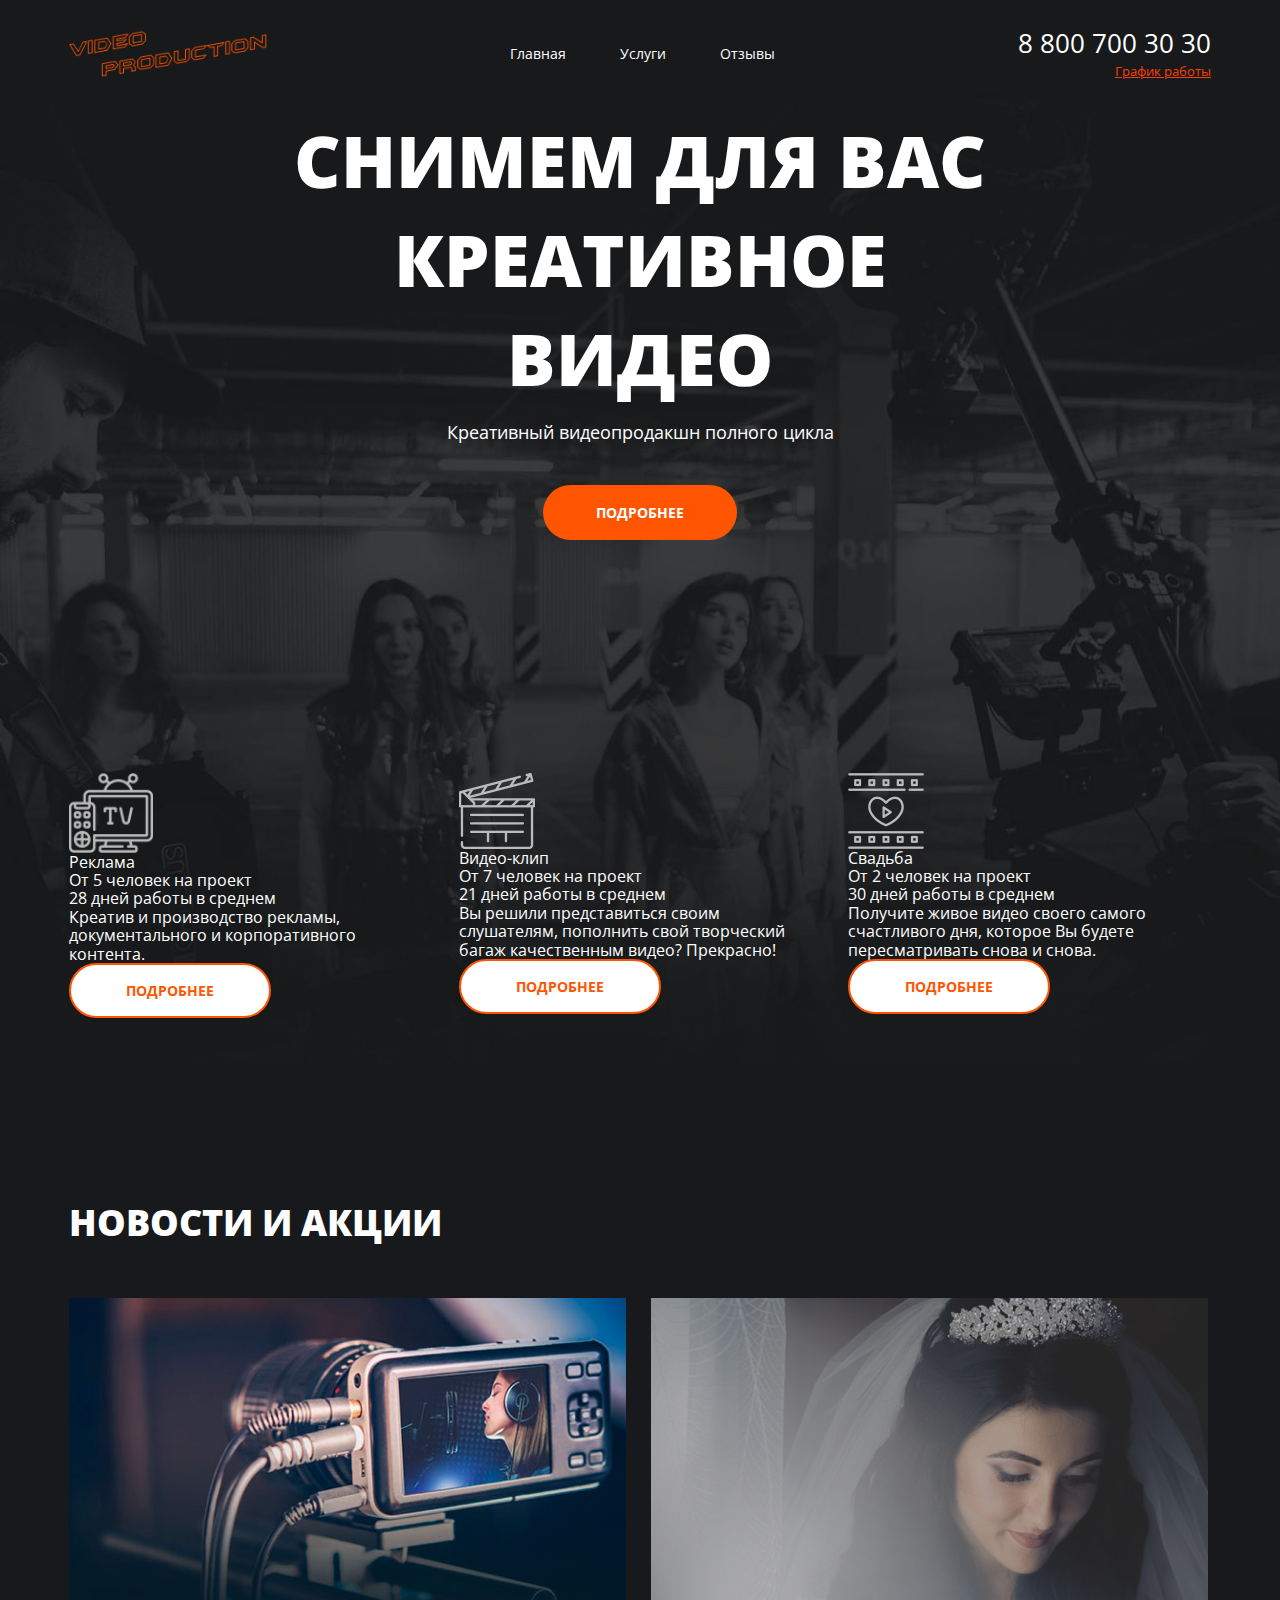
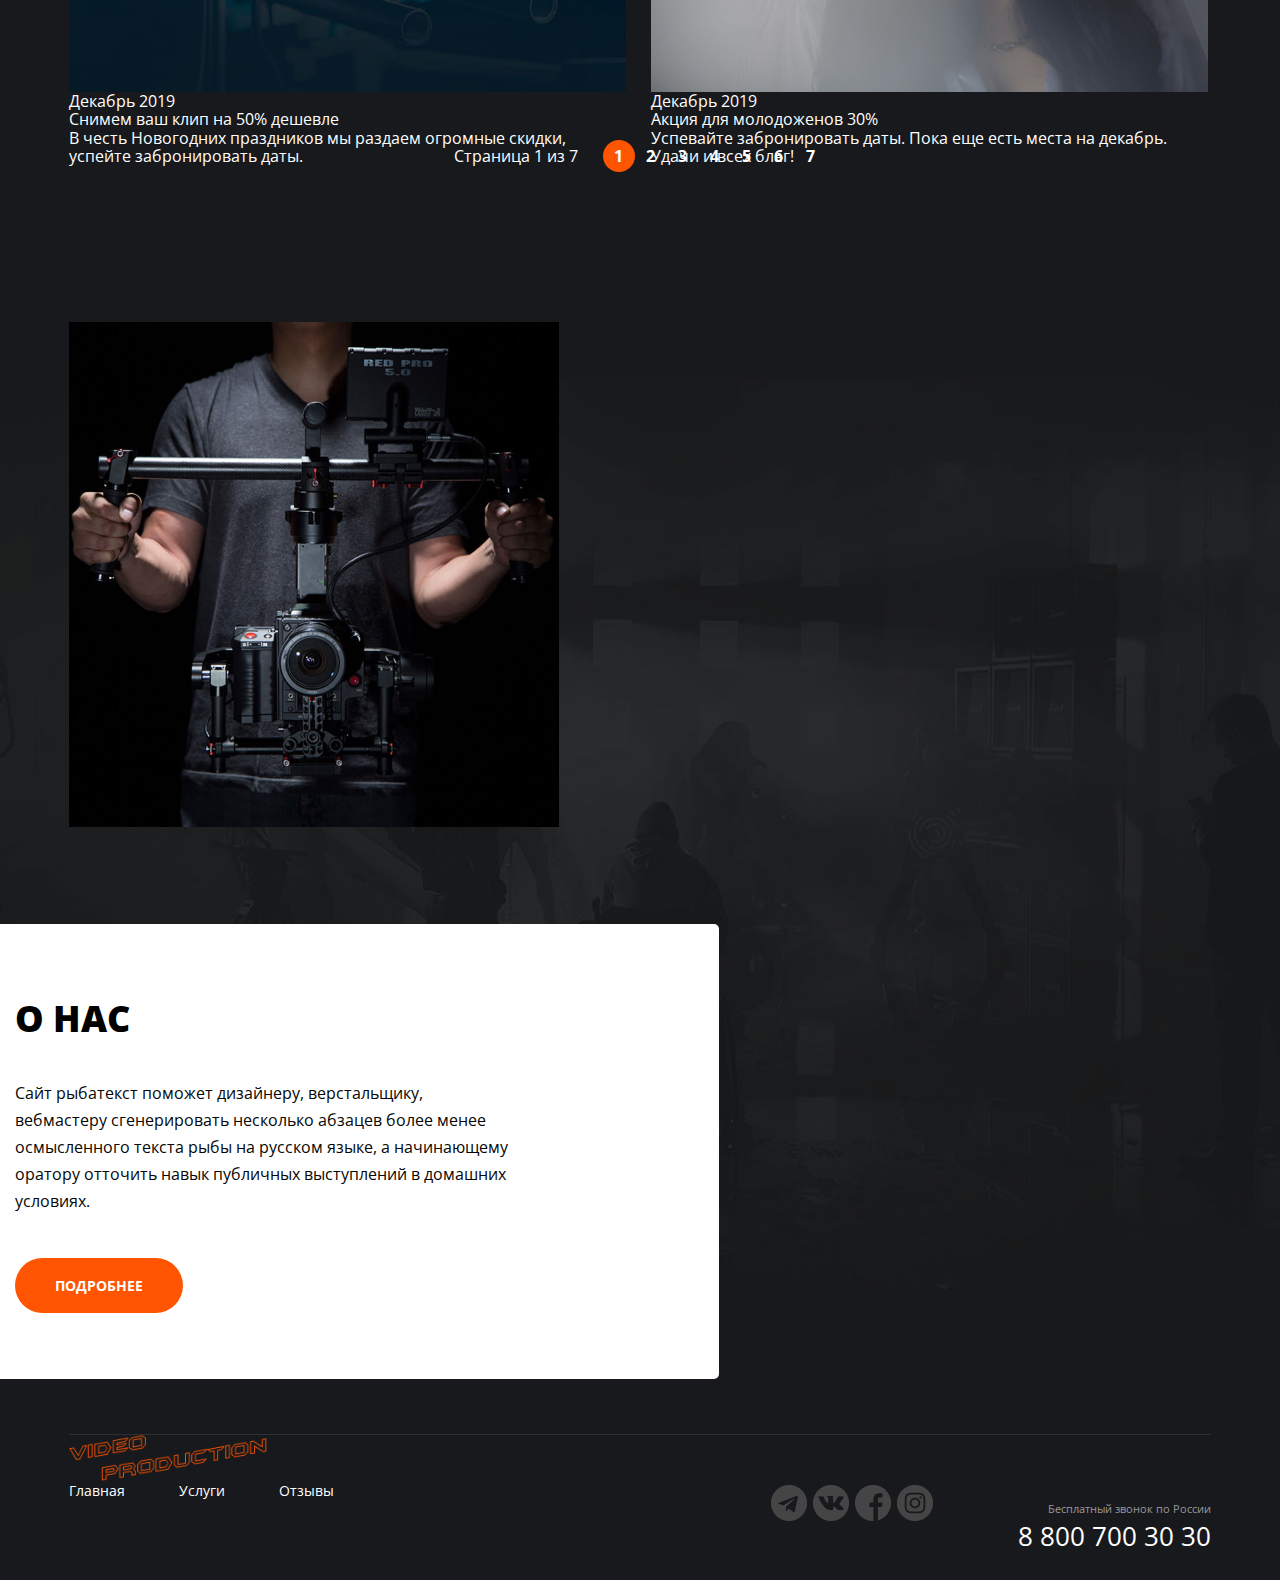
<file: index.html>
<!DOCTYPE html>
<html lang="ru">
  <head>
    <meta charset="UTF-8">
    <link rel="preconnect" href="https://fonts.googleapis.com"> 
    <link rel="preconnect" href="https://fonts.gstatic.com" crossorigin> 
    <link href="https://fonts.googleapis.com/css2?family=Open+Sans:wght@400;600;700;800&display=swap" rel="stylesheet"> 
    <link rel="stylesheet" href="./style/main.css">
    <title>Главная | Video Prodaction</title>
  </head>
  <body>
    <div class="wrapper wrapper--main">
      <header class="header">
        <div class="container header__container">
          <a href="/" class="logo">
              <img src="./img/header/logo.svg" alt="logo company" class="logo__img">
          </a>
          <nav class="menu">
            <ul class="menu__list">
              <li class="menu__item">
                <a href="#" class="menu__link">Главная</a>
              </li>
              <li class="menu__item">
                <a href="#" class="menu__link">Услуги</a>
              </li>
              <li class="menu__item">
                <a href="#" class="menu__link">Отзывы</a>
              </li>
            </ul>
          </nav>
          <address class="contacts">
            <a href="tel: +78007003030" class="contacts__phone">8 800 700 30 30</a>
            <div class="contacts__schedule">График работы</div>
          </address>
        </div>
      </header>
      <main class="maincontent">
          <section class="hello">
              <div class="container hello__container">
                  <h1 class="hello__title">Cнимем для вас креативное видео</h1>
                  <div class="hello__text">Креативный видеопродакшн полного цикла</div>
                  <a href="#" class="button">Подробнее</a>
              </div>
          </section>
          <section class="offers">
              <div class="container">
                  <ul class="offers__list">
                      <li class="offers__item">
                          <img src="./img/offers/tv.svg" alt="logo" class="offers__img offers__img--big">
                          <div class="offers__titile">Реклама</div>
                          <ul class="offers__features">
                              <li class="offers__feature">
                                  <div class="offers__feature-text">От <span class="offers__feature-text-bold">5</span> человек на проект</div>
                              </li>
                              <li class="offers__feature">
                                <div class="offers__feature-text"><span class="offers__feature-text-bold">28</span> дней работы в среднем</div>
                              </li>
                          </ul>
                          <p class="offers__text">Креатив и производство рекламы, документального и корпоративного контента.</p>
                          <div class="offers__button">
                            <a href="#" class="button button--light">Подробнее</a>
                          </div>
                      </li>
                      <li class="offers__item">
                        <img src="./img/offers/clapper.svg" alt="logo" class="offers__img">
                        <div class="offers__titile">Видео-клип</div>
                        <ul class="offers__features">
                            <li class="offers__feature">
                                <div class="offers__feature-text">От <span class="offers__feature-text-bold">7</span> человек на проект</div>
                            </li>
                            <li class="offers__feature">
                              <div class="offers__feature-text"><span class="offers__feature-text-bold">21</span> дней работы в среднем</div>
                            </li>
                        </ul>
                        <p class="offers__text">Вы решили представиться своим слушателям, пополнить свой творческий багаж качественным видео? Прекрасно! </p>
                        <div class="offers__button">
                          <a href="#" class="button button--light">Подробнее</a>
                        </div>
                    </li>
                    <li class="offers__item">
                        <img src="./img/offers/film.svg" alt="logo" class="offers__img">
                        <div class="offers__titile">Свадьба</div>
                        <ul class="offers__features">
                            <li class="offers__feature">
                                <div class="offers__feature-text">От <span class="offers__feature-text-bold">2</span> человек на проект</div>
                            </li>
                            <li class="offers__feature">
                              <div class="offers__feature-text"><span class="offers__feature-text-bold">30</span> дней работы в среднем</div>
                            </li>
                        </ul>
                        <p class="offers__text">Получите живое видео своего самого счастливого дня, которое Вы будете пересматривать снова и снова.</p>
                        <div class="offers__button">
                          <a href="#" class="button button--light">Подробнее</a>
                        </div>
                    </li>
                  </ul>
              </div>
          </section>
          <section class="news">
            <div class="container">
              <h2 class="title">Новости и акции</h2>
              <ul class="news__list">
                  <li class="news__item">
                      <img src="./img/news/camera.jpg" alt="news image" class="news__img">
                      <div class="news__info">
                        <div class="news__date">Декабрь 2019</div>
                        <div class="news__title">Снимем ваш клип на 50% дешевле</div>
                        <p class="news__text">В честь Новогодних праздников мы раздаем огромные скидки, успейте забронировать даты.</p>
                      </div>
                  </li>
                  <li class="news__item">
                      <img src="./img/news/wedding.jpg" alt="news image" class="news__img">
                      <div class="news__info">
                        <div class="news__date">Декабрь 2019</div>
                        <div class="news__title">Акция для молодоженов 30%</div>
                        <p class="news__text">Успевайте забронировать даты. Пока еще есть места на декабрь. Удачи и всех благ!</p>
                      </div>
                  </li>
              </ul>
              <div class="pagination">
                  <div class="pagination__position">Страница 1 из 7</div>
                  <ul class="pagination__list">
                      <li class="pagination__item pagination__item--active"><a href="#" class="pagination__link">1</a></li>
                      <li class="pagination__item"><a href="#" class="pagination__link">2</a></li>
                      <li class="pagination__item"><a href="#" class="pagination__link">3</a></li>
                      <li class="pagination__item"><a href="#" class="pagination__link">4</a></li>
                      <li class="pagination__item"><a href="#" class="pagination__link">5</a></li>
                      <li class="pagination__item"><a href="#" class="pagination__link">6</a></li>
                      <li class="pagination__item"><a href="#" class="pagination__link">7</a></li>
                  </ul>
              </div>
            </div>
          </section>
          <section class="about">
            <div class="container">
                <img src="./img/about/cameraman.jpg" alt="a man with a camera" class="about__img">
                <div class="about__content">
                    <h2 class="title title--dark">О нас</h2>
                    <p class="about__text">Сайт рыбатекст поможет дизайнеру, верстальщику, вебмастеру сгенерировать 
                        несколько абзацев более менее осмысленного текста рыбы на русском языке, 
                        а начинающему оратору отточить навык публичных выступлений в домашних условиях. </p>
                    <a href="#" class="button button--short">Подробнее</a>    
                </div>
            </div>
          </section>
      </main>
      <footer class="footer">
        <div class="container footer__container">
          <a href="/" class="logo logo--footer">
            <img src="./img/header/logo.svg" alt="logo company" class="logo__img" />
          </a>
          <nav class="menu menu--footer">
            <ul class="menu__list">
              <li class="menu__item">
                <a href="#" class="menu__link">Главная</a>
              </li>
              <li class="menu__item">
                <a href="#" class="menu__link">Услуги</a>
              </li>
              <li class="menu__item">
                <a href="#" class="menu__link">Отзывы</a>
              </li>
            </ul>
          </nav>
          <ul class="socials">
            <li class="socials__item">
              <img class="socials__img" src="./img/footer/telegram.svg" alt="telegram logo">
              <a href="#" class="socials__link"><img class="socials__img socials__img--hover" src="./img/footer/telegram-hover.svg" alt="telegram logo"></a>
            </li>
            <li class="socials__item">
              <img class="socials__img" src="./img/footer/vk.svg" alt="telegram logo">
              <a href="#" class="socials__link"><img class="socials__img socials__img--hover" src="./img/footer/vk-hover.svg" alt="telegram logo"></a>
            </li>
            <li class="socials__item">
              <img class="socials__img" src="./img/footer/facebook.svg" alt="telegram logo">
              <a href="#" class="socials__link"><img class="socials__img socials__img--hover" src="./img/footer/facebook-hover.svg" alt="telegram logo"></a>
            </li>
            <li class="socials__item">
              <img class="socials__img" src="./img/footer/instagram.svg" alt="telegram logo">
              <a href="#" class="socials__link"><img class="socials__img socials__img--hover" src="./img/footer/instagram-hover.svg" alt="telegram logo"></a>
            </li>
          </ul>
          <address class="contacts contacts--footer">
            <div class="contacts-subtitle">Бесплатный звонок по России</div>
            <a href="tel: +78007003030" class="contacts__phone">8 800 700 30 30</a>
          </address>
        </div>
      </footer>
    </div>    
  </body>
</html>
</file>
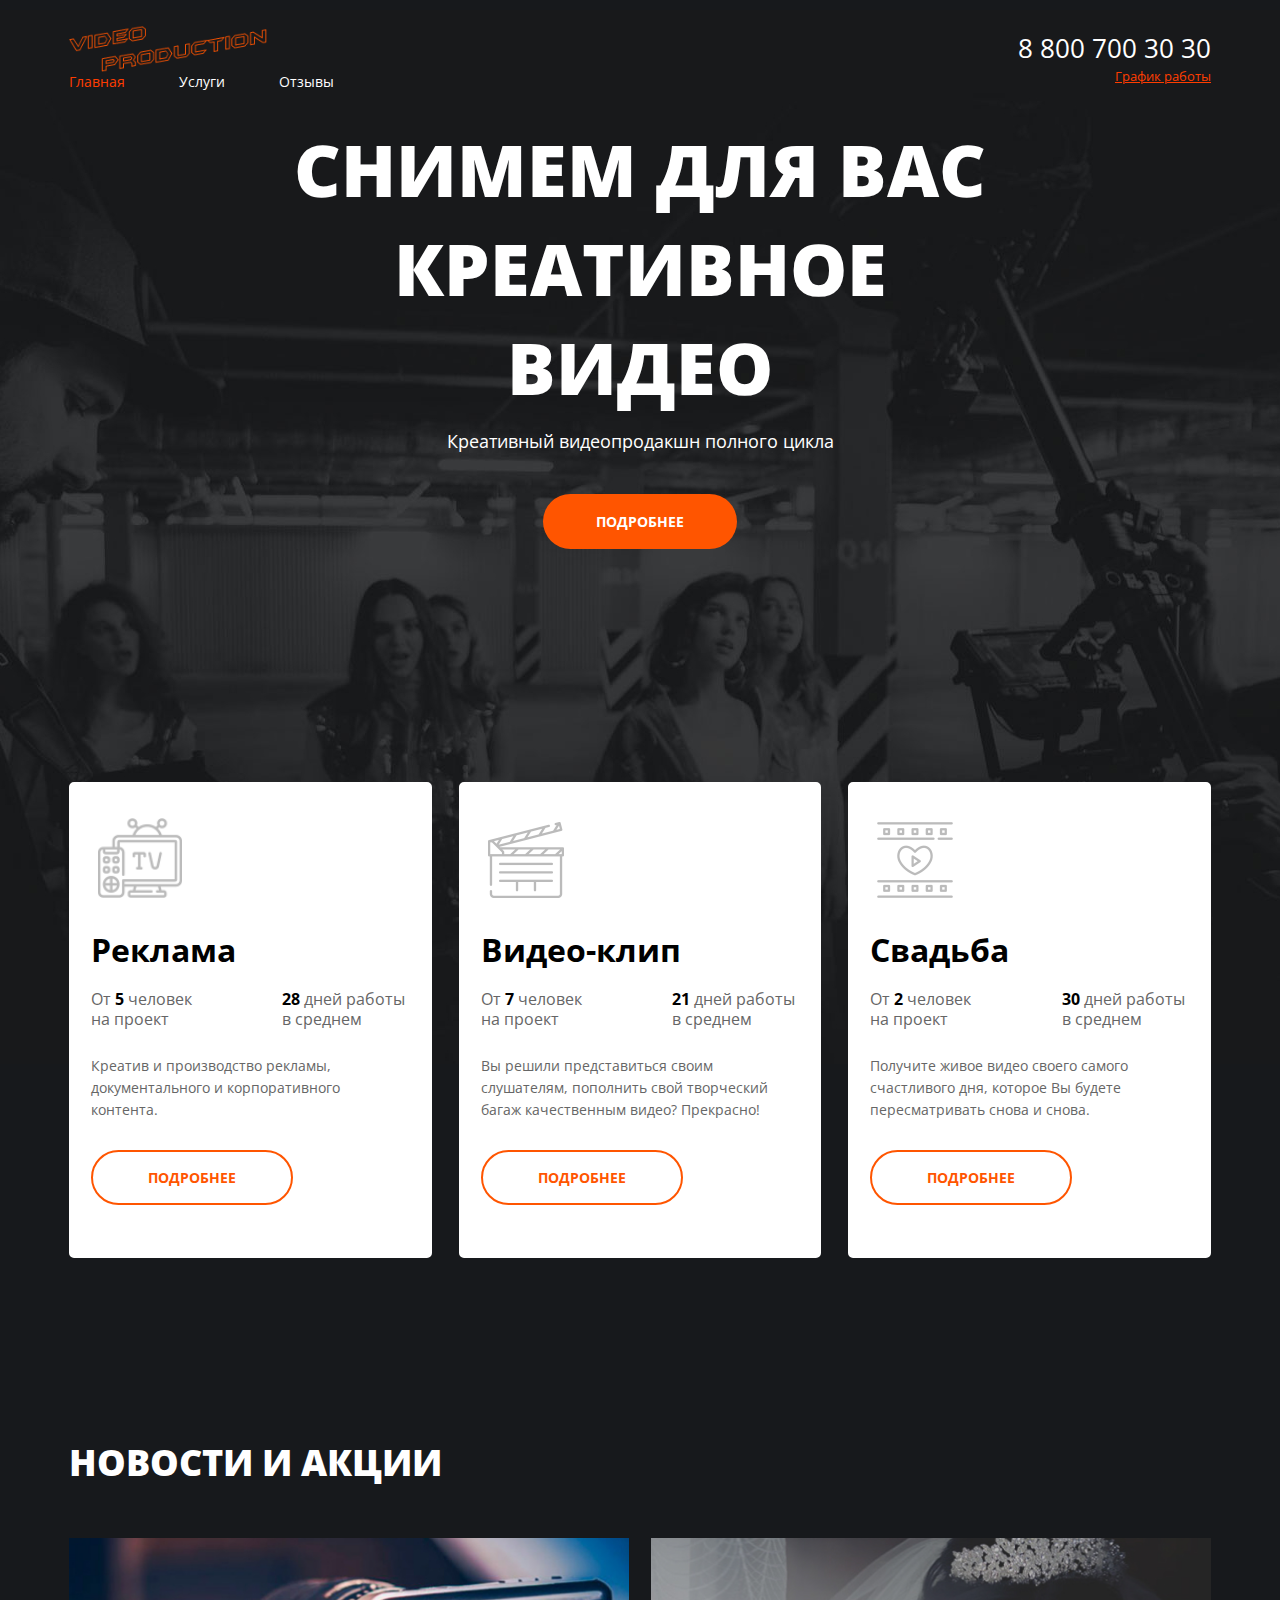
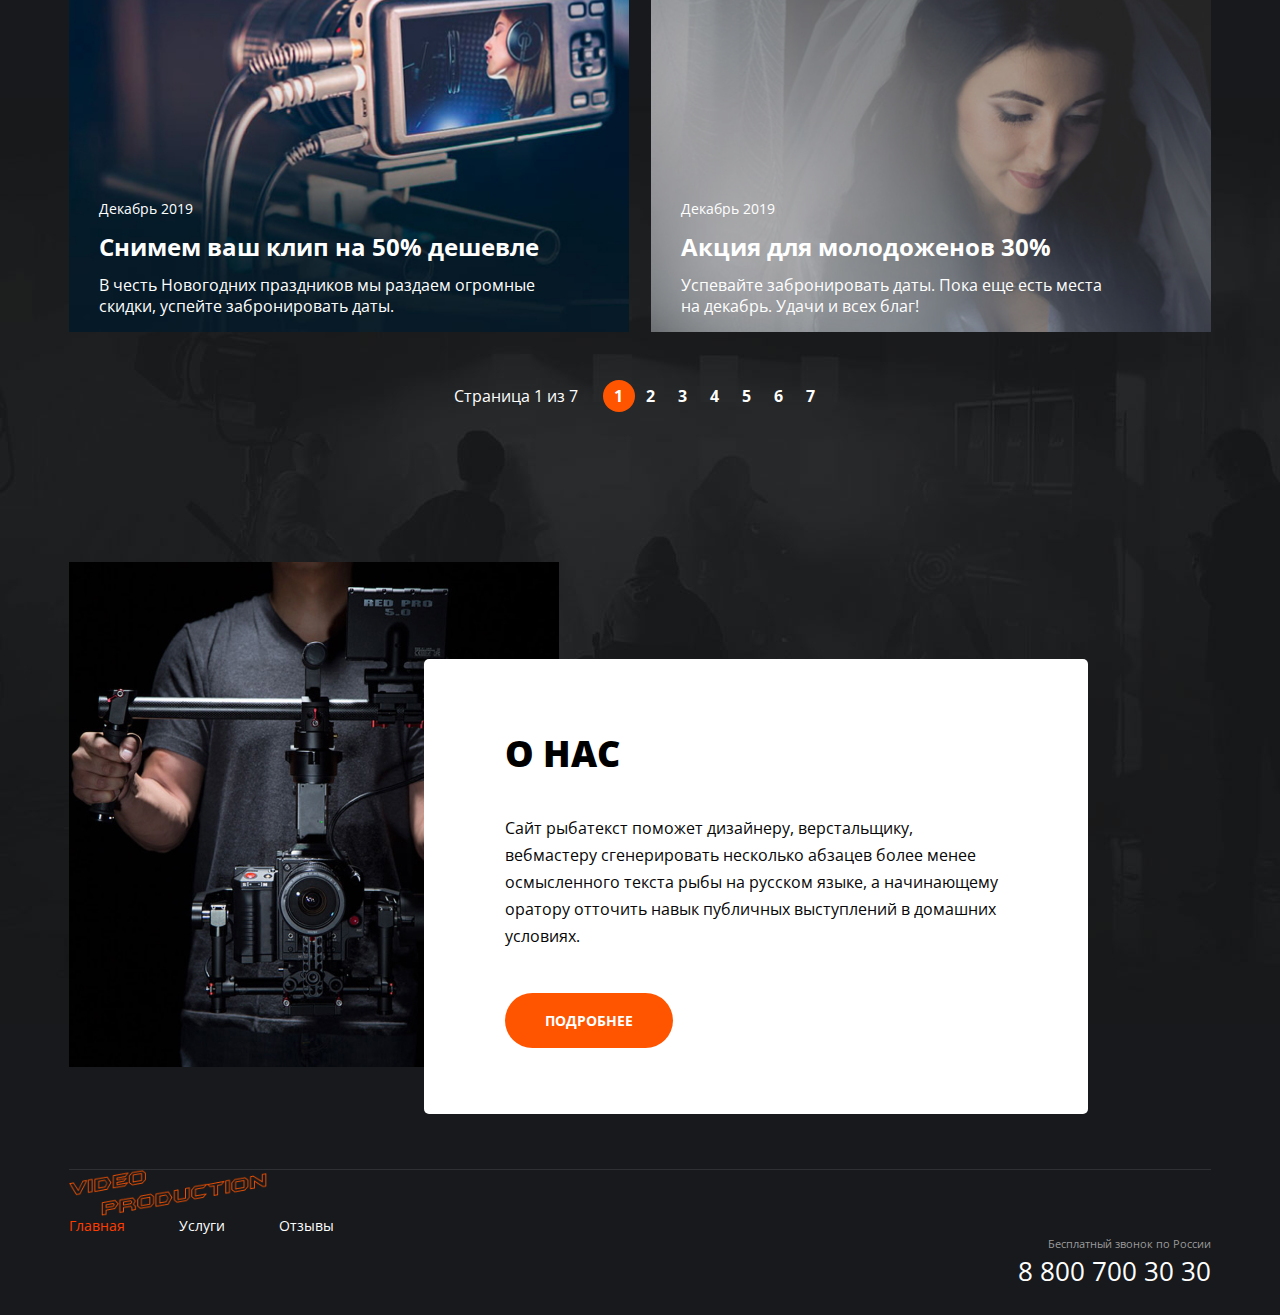
<file: about.html>
<!DOCTYPE html>
<html lang="ru">
	<head>
		<meta charset="UTF-8" />
		<meta http-equiv="X-UA-Compatible" content="IE=edge" />
		<meta name="viewport" content="width=1050, initial-scale=1.0" />
		<link rel="preconnect" href="https://fonts.googleapis.com" />
		<link rel="preconnect" href="https://fonts.gstatic.com" crossorigin />
		<link href="https://fonts.googleapis.com/css2?family=Open+Sans:wght@400;600;700;800&display=swap" rel="stylesheet" />
		<link rel="stylesheet" href="./style/main.css" />
		<title>Главная | Video Prodaction</title>
	</head>
	<body>
		<div class="wrapper wrapper--main">
			<header class="header">
				<div class="container header__container">
					<div class="header__left">
						<a href="./about.html" class="logo header__logo">
							<img src="./img/header/logo.svg" alt="logo company" class="logo__img" />
						</a>
						<nav class="menu">
							<ul class="menu__list">
								<li class="menu__item menu__item--active">
									<a href="./about.html" class="menu__link">Главная</a>
								</li>
								<li class="menu__item">
									<a href="./services.html" class="menu__link">Услуги</a>
								</li>
								<li class="menu__item">
									<a href="./feedbacks.html" class="menu__link">Отзывы</a>
								</li>
							</ul>
						</nav>
					</div>
					<div class="header__right">
						<address class="contacts">
							<a href="tel:+78007003030" class="contacts__phone">8 800 700 30 30</a>
							<div class="contacts__dropdown">
								<div class="contacts__schedule-title">График работы</div>
								<ul class="contacts__info-list">
									<li class="contacts__info-item">пн-вс: 09:00 - 20:00</li>
									<li class="contacts__info-item">Обед: 14:00-14:30</li>
								</ul>
							</div>
						</address>
					</div>
				</div>
			</header>
			<main class="maincontent">
				<section class="hello">
					<div class="container hello__container">
						<h1 class="hello__title main-title">Cнимем для вас креативное видео</h1>
						<div class="hello__text">Креативный видеопродакшн полного цикла</div>
						<a href="#" class="button">Подробнее</a>
					</div>
				</section>
				<section class="offers">
					<div class="container">
						<ul class="offers__list">
							<li class="offer offers__item">
								<div class="offer__logo">
									<img src="./img/offers/tv.svg" alt="logo" class="offer__img offer__img--big" />
								</div>
								<div class="offer__content">
									<h3 class="offer__titile">Реклама</h3>
									<ul class="offer__features">
										<li class="offer__feature">
											<div class="offer__feature-text">От <span class="offer__feature-text-bold">5</span> человек на проект</div>
										</li>
										<li class="offer__feature">
											<div class="offer__feature-text"><span class="offer__feature-text-bold">28</span> дней работы в среднем</div>
										</li>
									</ul>
									<p class="offer__text">Креатив и производство рекламы, документального и корпоративного контента.</p>
									<div class="offer__button">
										<a href="#" class="button button--light">Подробнее</a>
									</div>
								</div>
							</li>
							<li class="offer offers__item">
								<div class="offer__logo">
									<img src="./img/offers/clapper.svg" alt="logo" class="offer__img" />
								</div>
								<div class="offer__content">
									<h3 class="offer__titile">Видео-клип</h3>
									<ul class="offer__features">
										<li class="offer__feature">
											<div class="offer__feature-text">От <span class="offer__feature-text-bold">7</span> человек на проект</div>
										</li>
										<li class="offer__feature">
											<div class="offer__feature-text"><span class="offer__feature-text-bold">21</span> дней работы в среднем</div>
										</li>
									</ul>
									<p class="offer__text">Вы решили представиться своим слушателям, пополнить свой творческий багаж качественным видео? Прекрасно!</p>
									<div class="offer__button">
										<a href="#" class="button button--light">Подробнее</a>
									</div>
								</div>
							</li>
							<li class="offer offers__item">
								<div class="offer__logo">
									<img src="./img/offers/film.svg" alt="logo" class="offer__img" />
								</div>
								<div class="offer__content">
									<h3 class="offer__titile">Свадьба</h3>
									<ul class="offer__features">
										<li class="offer__feature">
											<div class="offer__feature-text">От <span class="offer__feature-text-bold">2</span> человек на проект</div>
										</li>
										<li class="offer__feature">
											<div class="offer__feature-text"><span class="offer__feature-text-bold">30</span> дней работы в среднем</div>
										</li>
									</ul>
									<p class="offer__text">Получите живое видео своего самого счастливого дня, которое Вы будете пересматривать снова и снова.</p>
									<div class="offer__button">
										<a href="#" class="button button--light">Подробнее</a>
									</div>
								</div>
							</li>
						</ul>
					</div>
				</section>
				<section class="news">
					<div class="container">
						<h2 class="title">Новости и акции</h2>
						<ul class="news__list">
							<li class="single-news news__item">
								<img src="./img/news/camera.jpg" alt="news image" class="single-news__img" />
								<div class="single-news__info">
									<div class="single-news__date">Декабрь 2019</div>
									<div class="single-news__title">Снимем ваш клип на 50% дешевле</div>
									<p class="single-news__text">В честь Новогодних праздников мы раздаем огромные скидки, успейте забронировать даты.</p>
								</div>
							</li>
							<li class="single-news news__item">
								<img src="./img/news/wedding.jpg" alt="news image" class="single-news__img" />
								<div class="single-news__info">
									<div class="single-news__date">Декабрь 2019</div>
									<div class="single-news__title">Акция для молодоженов 30%</div>
									<p class="single-news__text">Успевайте забронировать даты. Пока еще есть места на декабрь. Удачи и всех благ!</p>
								</div>
							</li>
						</ul>
						<div class="pagination">
							<div class="pagination__position">Страница 1 из 7</div>
							<ul class="pagination__list">
								<li class="pagination__item pagination__item--active"><a href="#" class="pagination__link">1</a></li>
								<li class="pagination__item"><a href="#" class="pagination__link">2</a></li>
								<li class="pagination__item"><a href="#" class="pagination__link">3</a></li>
								<li class="pagination__item"><a href="#" class="pagination__link">4</a></li>
								<li class="pagination__item"><a href="#" class="pagination__link">5</a></li>
								<li class="pagination__item"><a href="#" class="pagination__link">6</a></li>
								<li class="pagination__item"><a href="#" class="pagination__link">7</a></li>
							</ul>
						</div>
					</div>
				</section>
				<section class="about">
					<div class="container about__container">
						<img src="./img/about/cameraman.jpg" alt="a man with a camera" class="about__img" />
						<div class="about__content">
							<h2 class="title title--dark">О нас</h2>
							<p>Сайт рыбатекст поможет дизайнеру, верстальщику, вебмастеру сгенерировать несколько абзацев более менее осмысленного текста рыбы на русском языке, а начинающему оратору отточить навык публичных выступлений в домашних условиях.</p>
							<a href="#" class="button button--short">Подробнее</a>
						</div>
					</div>
				</section>
			</main>
			<footer class="footer">
				<div class="container footer__container">
					<div class="footer__columns">
						<div class="footer__column">
							<a href="/" class="logo logo--footer">
								<img src="./img/header/logo.svg" alt="logo company" class="logo__img" />
							</a>
							<nav class="menu menu--footer">
								<ul class="menu__list">
									<li class="menu__item menu__item--active">
										<a href="./about.html" class="menu__link">Главная</a>
									</li>
									<li class="menu__item">
										<a href="./services.html" class="menu__link">Услуги</a>
									</li>
									<li class="menu__item">
										<a href="./feedbacks.html" class="menu__link">Отзывы</a>
									</li>
								</ul>
							</nav>
						</div>
						<div class="footer__column footer__column--align-right">
							<ul class="socials">
								<li class="socials__item">
									<a href="#" class="socials__link socials__link--telegram"></a>
								</li>
								<li class="socials__item">
									<a href="#" class="socials__link socials__link--vk"></a>
								</li>
								<li class="socials__item">
									<a href="#" class="socials__link socials__link--facebook"></a>
								</li>
								<li class="socials__item">
									<a href="#" class="socials__link socials__link--instagram"></a>
								</li>
							</ul>
							<address class="contacts contacts--footer">
								<div class="contacts-subtitle">Бесплатный звонок по России</div>
								<a href="tel:+78007003030" class="contacts__phone">8 800 700 30 30</a>
							</address>
						</div>
					</div>
				</div>
			</footer>
		</div>
	</body>
</html>
</file>
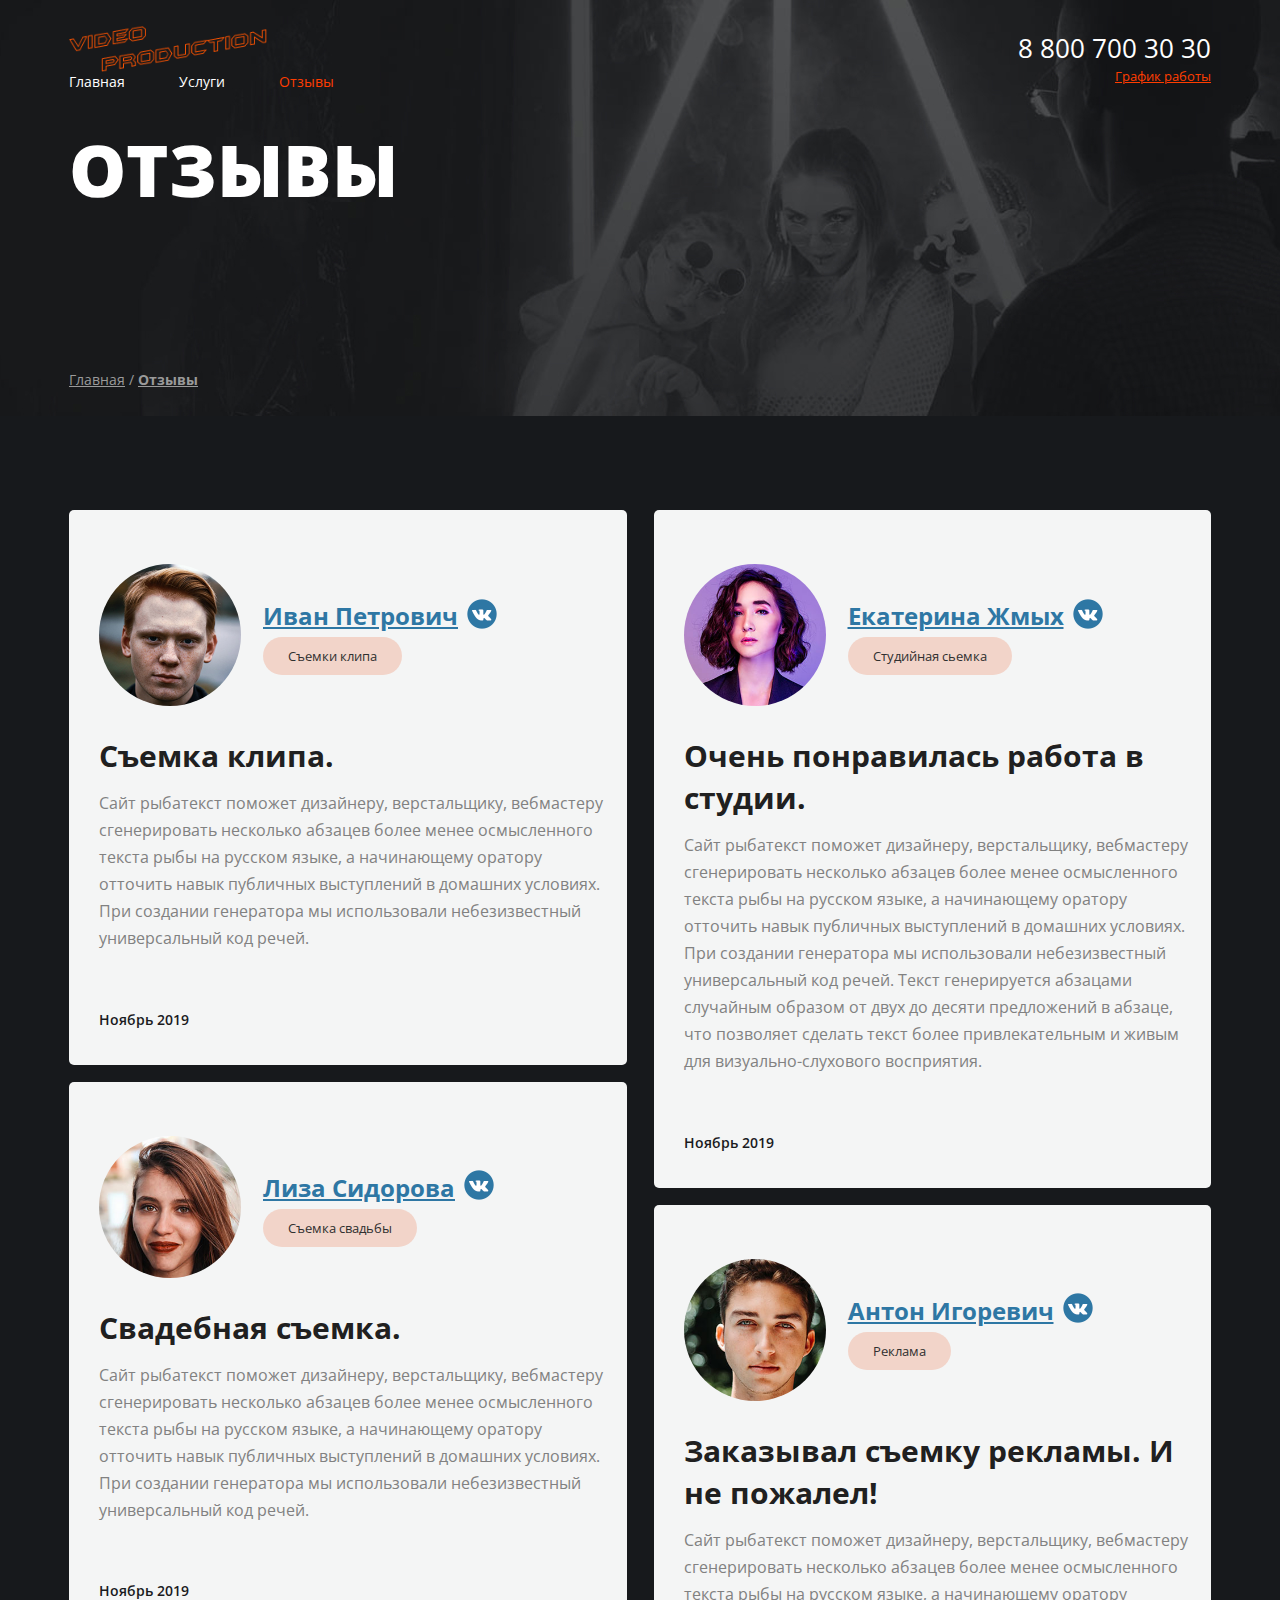
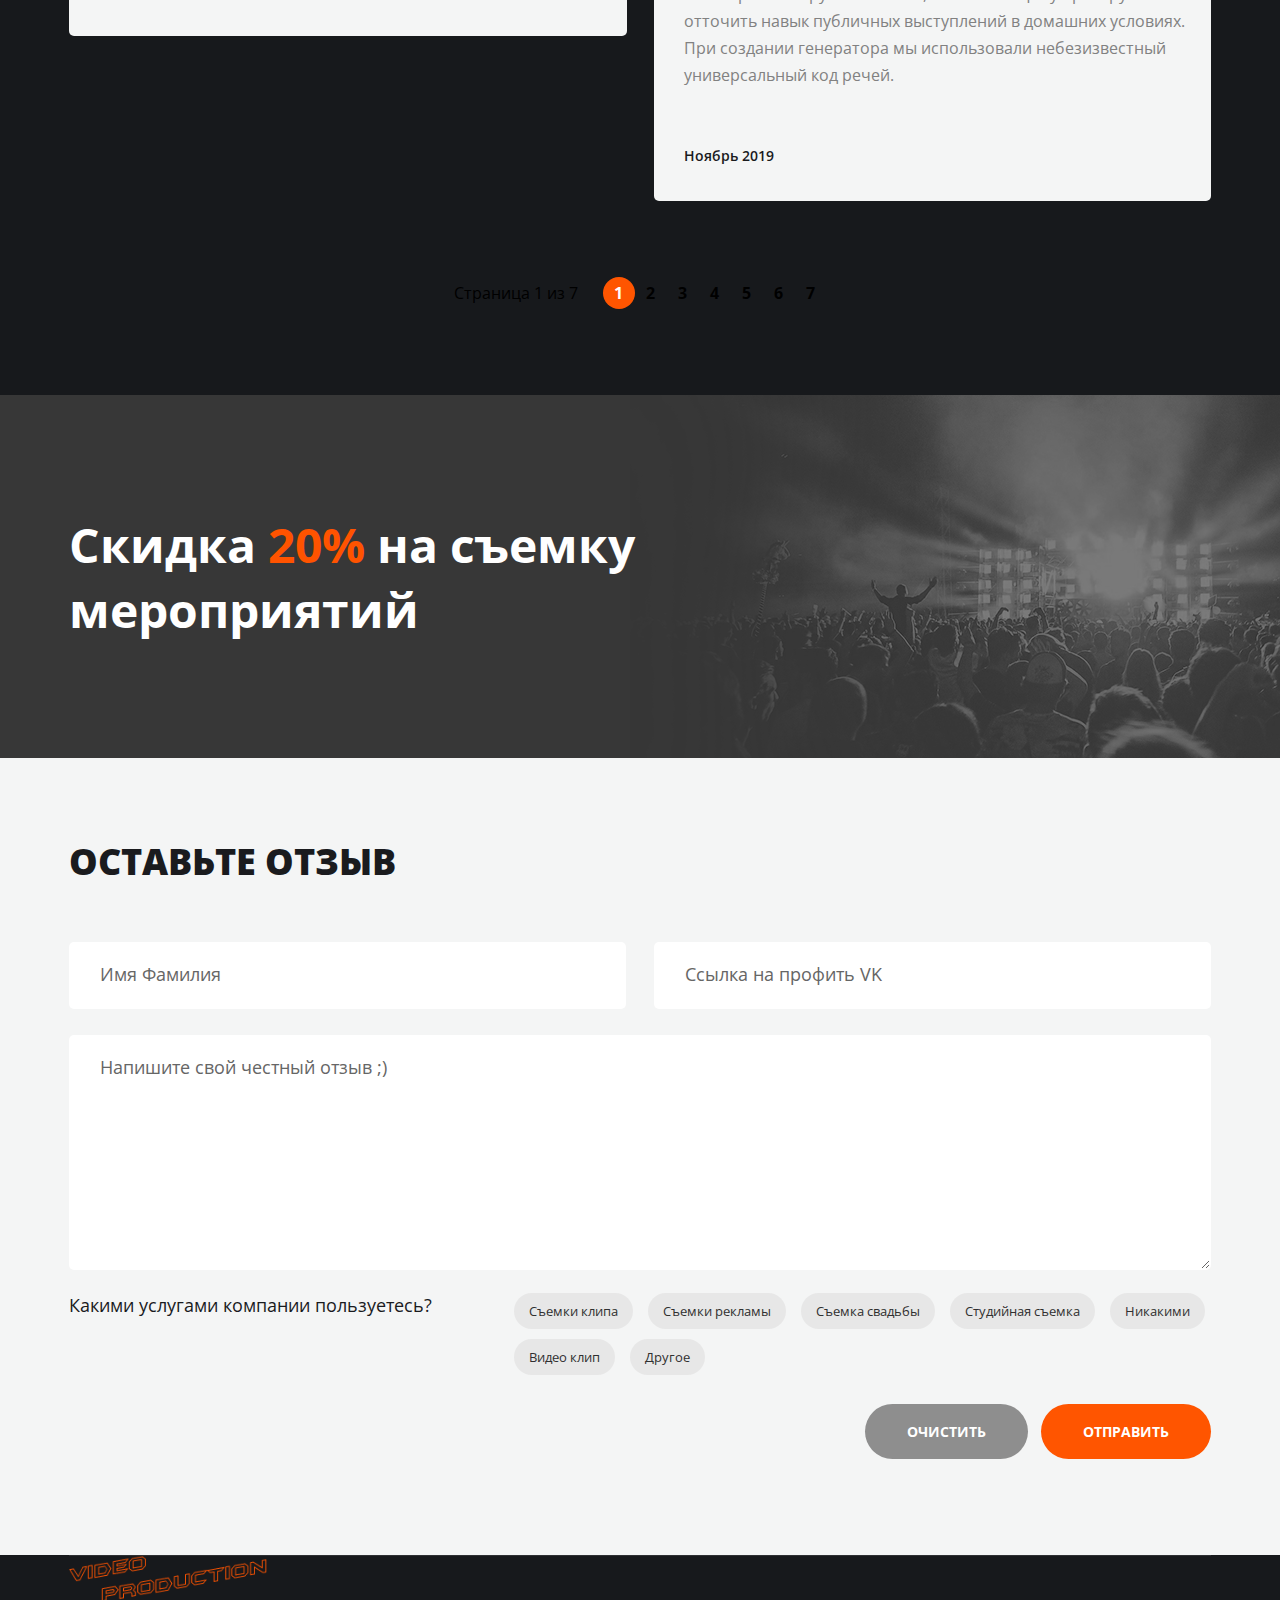
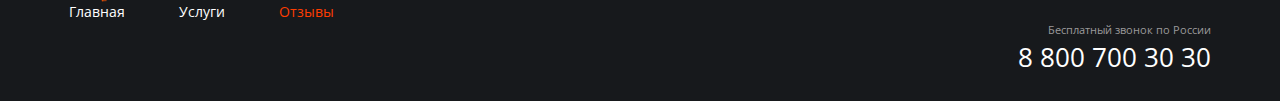
<file: feedbacks.html>
<!DOCTYPE html>
<html lang="ru">
	<head>
		<meta charset="UTF-8" />
		<meta http-equiv="X-UA-Compatible" content="IE=edge" />
		<meta name="viewport" content="width=1050, initial-scale=1.0" />
		<link rel="preconnect" href="https://fonts.googleapis.com" />
		<link rel="preconnect" href="https://fonts.gstatic.com" crossorigin />
		<link href="https://fonts.googleapis.com/css2?family=Open+Sans:wght@400;600;700;800&display=swap" rel="stylesheet" />
		<link rel="stylesheet" href="./style/main.css" />
		<title>Отзывы | Video Prodaction</title>
	</head>
	<body>
		<div class="wrapper">
			<section class="top-line">
				<header class="header header--services">
					<div class="container header__container">
						<div class="header__left">
							<a href="./about.html" class="logo header__logo">
								<img src="./img/header/logo.svg" alt="logo company" class="logo__img" />
							</a>
							<nav class="menu">
								<ul class="menu__list">
									<li class="menu__item">
										<a href="./about.html" class="menu__link">Главная</a>
									</li>
									<li class="menu__item">
										<a href="./services.html" class="menu__link">Услуги</a>
									</li>
									<li class="menu__item menu__item--active">
										<a href="./feedbacks.html" class="menu__link">Отзывы</a>
									</li>
								</ul>
							</nav>
						</div>
						<div class="header__right">
							<address class="contacts">
								<a href="tel:+78007003030" class="contacts__phone">8 800 700 30 30</a>
								<div class="contacts__dropdown">
									<div class="contacts__schedule-title">График работы</div>
									<ul class="contacts__info-list">
										<li class="contacts__info-item">пн-вс: 09:00 - 20:00</li>
										<li class="contacts__info-item">Обед: 14:00-14:30</li>
									</ul>
								</div>
							</address>
						</div>
					</div>
				</header>
				<div class="container top-line__container">
					<h1 class="page-title">Отзывы</h1>
					<nav class="breadcrumbs">
						<ul class="breadcrumbs__list">
							<li class="breadcrumbs__item">
								<a href="./about.html" class="breadcrumbs__link">Главная</a>
							</li>
							<li class="breadcrumbs__item breadcrumbs__item--active">
								<a href="./feedbacks.html" class="breadcrumbs__link">Отзывы</a>
							</li>
						</ul>
					</nav>
				</div>
			</section>
			<main class="feedbacks-content">
				<div class="container">
					<ul class="feedbacks">
						<li class="feedbacks__item feedback">
							<div class="feedback__header">
								<img src="./img/feedbacks/avatar1.jpeg" alt="profile picture" class="feedback__profile-picture" />
								<div class="feedback__userdate">
									<a href="" class="feedback__profile-link">Иван Петрович</a>
									<ul class="feedback__tags">
										<li class="feedback__tag-item tag tag--active">Съемки клипа</li>
									</ul>
								</div>
							</div>
							<div class="feedback__content">
								<h3 class="feedback__title">Съемка клипа.</h3>
								<p class="feedback__text">
									Сайт рыбатекст поможет дизайнеру, верстальщику, вебмастеру сгенерировать несколько абзацев более менее осмысленного текста рыбы на русском языке, а начинающему оратору отточить навык публичных выступлений в домашних условиях. При создании генератора мы
									использовали небезизвестный универсальный код речей.
								</p>
							</div>
							<time datetime="2019-11-01" class="feedback__date">Ноябрь 2019</time>
						</li>
						<li class="feedbacks__item feedback">
							<div class="feedback__header">
								<img src="./img/feedbacks/avatar3.jpeg" alt="profile picture" class="feedback__profile-picture" />
								<div class="feedback__userdate">
									<a href="" class="feedback__profile-link">Лиза Сидорова</a>
									<ul class="feedback__tags">
										<li class="feedback__tag-item tag tag--active">Съемка свадьбы</li>
									</ul>
								</div>
							</div>
							<div class="feedback__content">
								<h3 class="feedback__title">Свадебная съемка.</h3>
								<p class="feedback__text">
									Сайт рыбатекст поможет дизайнеру, верстальщику, вебмастеру сгенерировать несколько абзацев более менее осмысленного текста рыбы на русском языке, а начинающему оратору отточить навык публичных выступлений в домашних условиях. При создании генератора мы
									использовали небезизвестный универсальный код речей.
								</p>
							</div>
							<time datetime="2019-11-01" class="feedback__date">Ноябрь 2019</time>
						</li>
						<li class="feedbacks__item feedback">
							<div class="feedback__header">
								<img src="./img/feedbacks/avatar2.jpeg" alt="profile picture" class="feedback__profile-picture" />
								<div class="feedback__userdate">
									<a href="" class="feedback__profile-link">Екатерина Жмых</a>
									<ul class="feedback__tags">
										<li class="feedback__tag-item tag tag--active">Студийная сьемка</li>
									</ul>
								</div>
							</div>
							<div class="feedback__content">
								<h3 class="feedback__title">Очень понравилась работа в студии.</h3>
								<p class="feedback__text">
									Сайт рыбатекст поможет дизайнеру, верстальщику, вебмастеру сгенерировать несколько абзацев более менее осмысленного текста рыбы на русском языке, а начинающему оратору отточить навык публичных выступлений в домашних условиях. При создании генератора мы
									использовали небезизвестный универсальный код речей. Текст генерируется абзацами случайным образом от двух до десяти предложений в абзаце, что позволяет сделать текст более привлекательным и живым для визуально-слухового восприятия.
								</p>
							</div>
							<time datetime="2019-11-01" class="feedback__date">Ноябрь 2019</time>
						</li>
						<li class="feedbacks__item feedback">
							<div class="feedback__header">
								<img src="./img/feedbacks/avatar4.jpeg" alt="profile picture" class="feedback__profile-picture" />
								<div class="feedback__userdate">
									<a href="" class="feedback__profile-link">Антон Игоревич</a>
									<ul class="feedback__tags">
										<li class="feedback__tag-item tag tag--active">Реклама</li>
									</ul>
								</div>
							</div>
							<div class="feedback__content">
								<h3 class="feedback__title">Заказывал съемку рекламы. И не пожалел!</h3>
								<p class="feedback__text">
									Сайт рыбатекст поможет дизайнеру, верстальщику, вебмастеру сгенерировать несколько абзацев более менее осмысленного текста рыбы на русском языке, а начинающему оратору отточить навык публичных выступлений в домашних условиях. При создании генератора мы
									использовали небезизвестный универсальный код речей.
								</p>
							</div>
							<time datetime="2019-11-01" class="feedback__date">Ноябрь 2019</time>
						</li>
					</ul>
					<div class="pagination pagination--page">
						<div class="pagination__position">Страница 1 из 7</div>
						<ul class="pagination__list">
							<li class="pagination__item pagination__item--active"><a href="#" class="pagination__link">1</a></li>
							<li class="pagination__item"><a href="#" class="pagination__link">2</a></li>
							<li class="pagination__item"><a href="#" class="pagination__link">3</a></li>
							<li class="pagination__item"><a href="#" class="pagination__link">4</a></li>
							<li class="pagination__item"><a href="#" class="pagination__link">5</a></li>
							<li class="pagination__item"><a href="#" class="pagination__link">6</a></li>
							<li class="pagination__item"><a href="#" class="pagination__link">7</a></li>
						</ul>
					</div>
				</div>
			</main>
			<section class="advertisement">
				<div class="container">
					<div class="advertisement__content">
						<h3 class="advertisement__title">Скидка <span class="advertisement__text-separator">20%</span> на съемку мероприятий</h3>
					</div>
				</div>
			</section>
			<section class="inner-section inner-section--bg-grey inner-section-ad">
				<div class="container">
					<h2 class="inner-section__title inner-section__title--uppercase">Оставьте отзыв</h2>
					<form class="form">
						<div class="form__row">
							<input type="text" placeholder="Имя Фамилия" class="form__input-text" />
							<input type="text" placeholder="Ссылка на профить VK" class="form__input-text" />
						</div>
						<div class="form__row">
							<textarea placeholder="Напишите свой честный отзыв ;)" class="form__input-text form__input-text--area"></textarea>
						</div>
						<div class="form__controls">
							<div class="form__controls-title">Какими услугами компании пользуетесь?</div>
							<ul class="controls">
								<li class="controls__item">
									<label class="controls__elem">
										<input type="checkbox" class="controls__checkbox" />
										<div class="tag controls__tag">Съемки клипа</div>
									</label>
								</li>
								<li class="controls__item">
									<label class="controls__elem">
										<input type="checkbox" class="controls__checkbox" />
										<div class="tag controls__tag">Съемки рекламы</div>
									</label>
								</li>
								<li class="controls__item">
									<label class="controls__elem">
										<input type="checkbox" class="controls__checkbox" />
										<div class="tag controls__tag">Съемка свадьбы</div>
									</label>
								</li>
								<li class="controls__item">
									<label class="controls__elem">
										<input type="checkbox" class="controls__checkbox" />
										<div class="tag controls__tag">Студийная съемка</div>
									</label>
								</li>
								<li class="controls__item">
									<label class="controls__elem">
										<input type="checkbox" class="controls__checkbox" />
										<div class="tag controls__tag">Никакими</div>
									</label>
								</li>
								<li class="controls__item">
									<label class="controls__elem">
										<input type="checkbox" class="controls__checkbox" />
										<div class="tag controls__tag">Видео клип</div>
									</label>
								</li>
								<li class="controls__item">
									<label class="controls__elem">
										<input type="checkbox" class="controls__checkbox" />
										<div class="tag controls__tag">Другое</div>
									</label>
								</li>
							</ul>
						</div>
						<div class="form__buttons">
							<button type="reset" class="button form__buttons-item button--grey">Очистить</button>
							<button type="submit" class="button form__buttons-item">Отправить</button>
						</div>
					</form>
				</div>
			</section>
			<footer class="footer footer--services">
				<div class="container footer__container">
					<div class="footer__columns">
						<div class="footer__column">
							<a href="/" class="logo logo--footer">
								<img src="./img/header/logo.svg" alt="logo company" class="logo__img logo__img--footer" />
							</a>
							<nav class="menu menu--footer">
								<ul class="menu__list">
									<li class="menu__item">
										<a href="./about.html" class="menu__link">Главная</a>
									</li>
									<li class="menu__item">
										<a href="./services.html" class="menu__link">Услуги</a>
									</li>
									<li class="menu__item menu__item--active">
										<a href="./feedbacks.html" class="menu__link">Отзывы</a>
									</li>
								</ul>
							</nav>
						</div>
						<div class="footer__column footer__column--align-right">
							<ul class="socials">
								<li class="socials__item">
									<a href="#" class="socials__link socials__link--telegram"></a>
								</li>
								<li class="socials__item">
									<a href="#" class="socials__link socials__link--vk"></a>
								</li>
								<li class="socials__item">
									<a href="#" class="socials__link socials__link--facebook"></a>
								</li>
								<li class="socials__item">
									<a href="#" class="socials__link socials__link--instagram"></a>
								</li>
							</ul>
							<address class="contacts contacts--footer">
								<div class="contacts-subtitle">Бесплатный звонок по России</div>
								<a href="tel:+78007003030" class="contacts__phone">8 800 700 30 30</a>
							</address>
						</div>
					</div>
				</div>
			</footer>
		</div>
	</body>
</html>
</file>
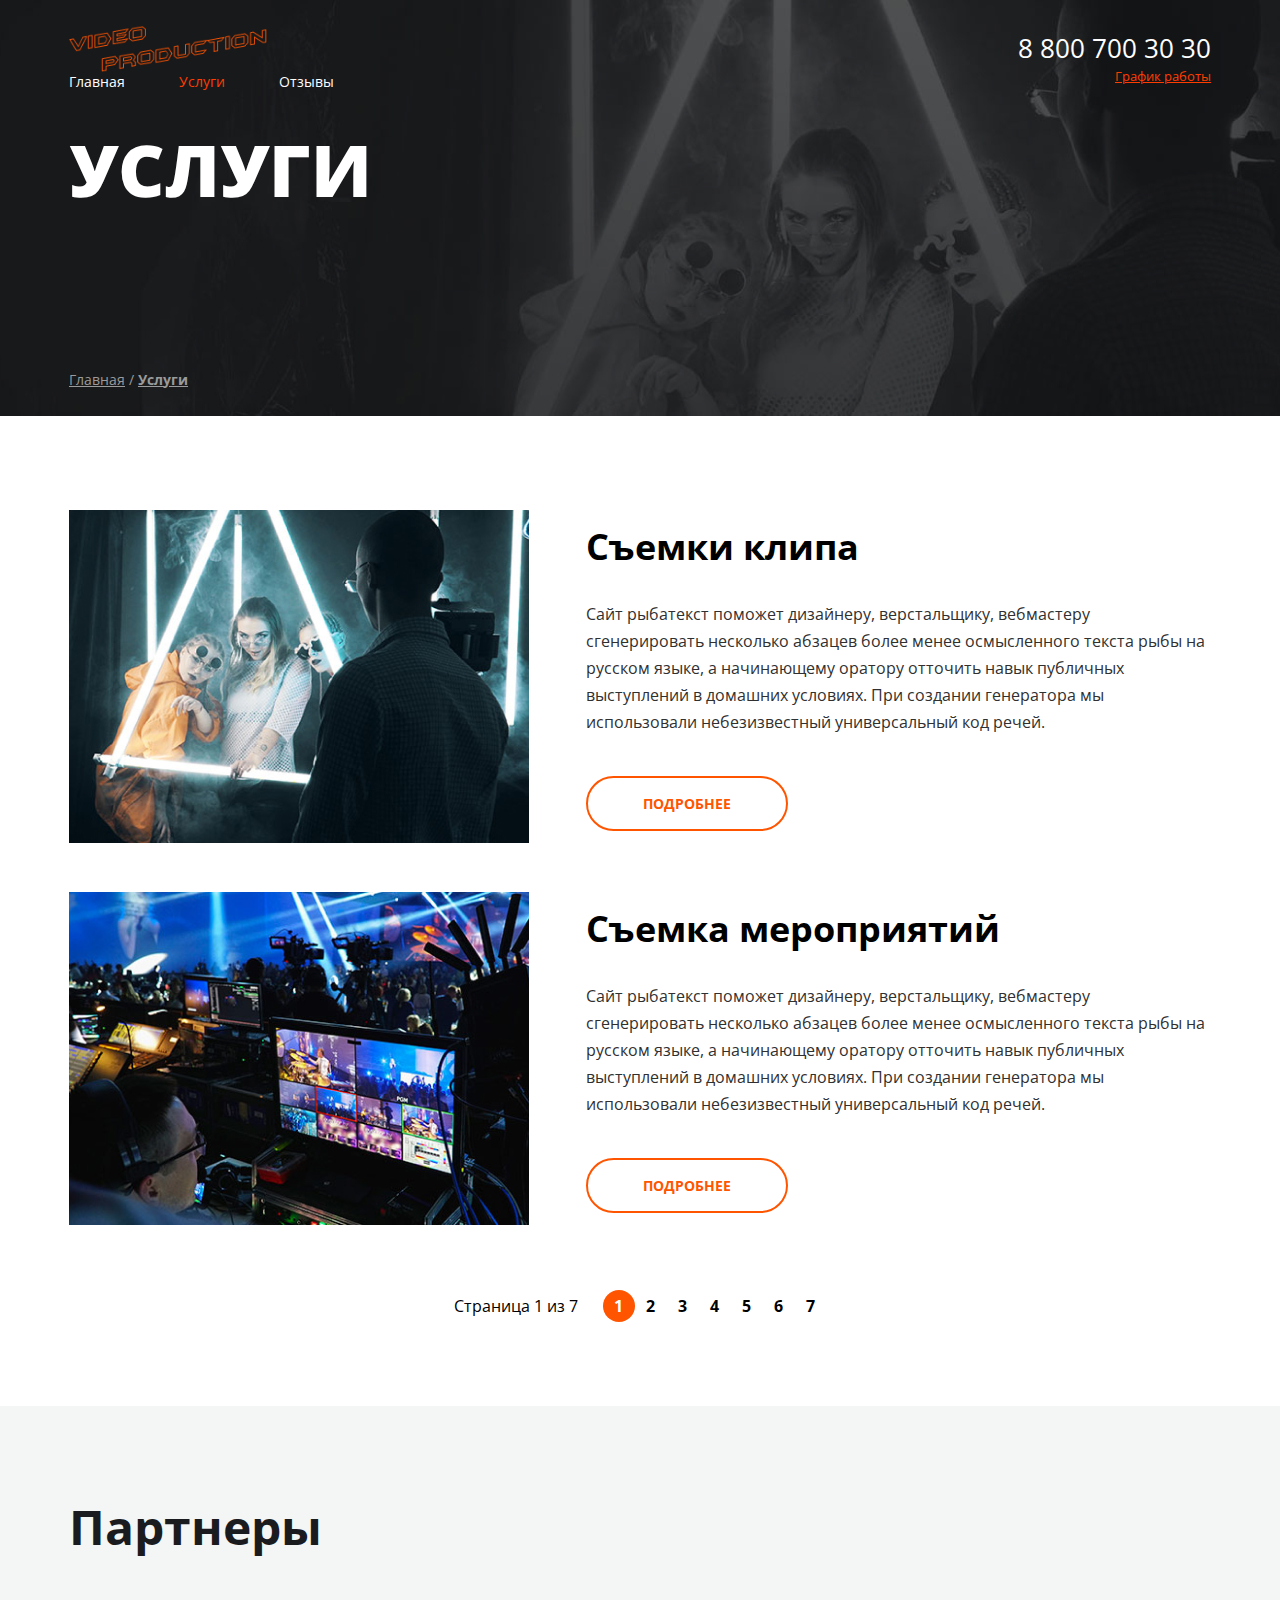
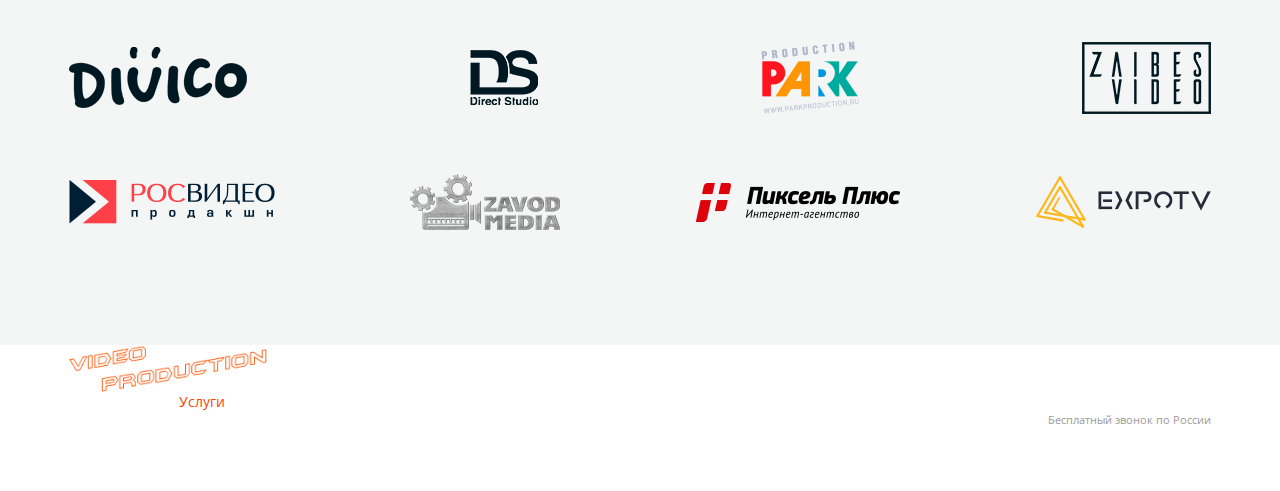
<file: services.html>
<!DOCTYPE html>
<html lang="ru">
	<head>
		<meta charset="UTF-8" />
		<meta http-equiv="X-UA-Compatible" content="IE=edge" />
		<meta name="viewport" content="width=1050, initial-scale=1.0" />
		<link rel="preconnect" href="https://fonts.googleapis.com" />
		<link rel="preconnect" href="https://fonts.gstatic.com" crossorigin />
		<link href="https://fonts.googleapis.com/css2?family=Open+Sans:wght@400;600;700;800&display=swap" rel="stylesheet" />
		<link rel="stylesheet" href="./style/main.css" />
		<title>Услуги | Video Prodaction</title>
	</head>
	<body>
		<div class="wrapper wrapper--services">
			<section class="top-line">
				<header class="header header--services">
					<div class="container header__container">
						<div class="header__left">
							<a href="./about.html" class="logo header__logo">
								<img src="./img/header/logo.svg" alt="logo company" class="logo__img" />
							</a>
							<nav class="menu">
								<ul class="menu__list">
									<li class="menu__item">
										<a href="./about.html" class="menu__link">Главная</a>
									</li>
									<li class="menu__item menu__item--active">
										<a href="./services.html" class="menu__link">Услуги</a>
									</li>
									<li class="menu__item">
										<a href="./feedbacks.html" class="menu__link">Отзывы</a>
									</li>
								</ul>
							</nav>
						</div>
						<div class="header__right">
							<address class="contacts">
								<a href="tel:+78007003030" class="contacts__phone">8 800 700 30 30</a>
								<div class="contacts__dropdown">
									<div class="contacts__schedule-title">График работы</div>
									<ul class="contacts__info-list">
										<li class="contacts__info-item">пн-вс: 09:00 - 20:00</li>
										<li class="contacts__info-item">Обед: 14:00-14:30</li>
									</ul>
								</div>
							</address>
						</div>
					</div>
				</header>
				<div class="container top-line__container">
					<h1 class="page-title">Услуги</h1>
					<nav class="breadcrumbs">
						<ul class="breadcrumbs__list">
							<li class="breadcrumbs__item">
								<a href="./about.html" class="breadcrumbs__link">Главная</a>
							</li>
							<li class="breadcrumbs__item breadcrumbs__item--active">
								<a href="./services.html" class="breadcrumbs__link">Услуги</a>
							</li>
						</ul>
					</nav>
				</div>
			</section>
			<main class="services-content">
				<div class="container">
					<ul class="services">
						<li class="service services__item">
							<div class="service__img">
								<img src="./img/services/services_1.jpg" alt="film girl" class="service__img-elem" />
							</div>
							<div class="service__content">
								<h2 class="service__title">Съемки клипа</h2>
								<div class="service__info">
									<p>
										Сайт рыбатекст поможет дизайнеру, верстальщику, вебмастеру сгенерировать несколько абзацев более менее осмысленного текста рыбы на русском языке, а начинающему оратору отточить навык публичных выступлений в домашних условиях. При создании генератора мы
										использовали небезизвестный универсальный код речей.
									</p>
								</div>
								<div class="service__btn">
									<a href="" class="button button--light">Подробнее</a>
								</div>
							</div>
						</li>
						<li class="service services__item">
							<div class="service__img">
								<img src="./img/services/services_2.jpg" alt="film girl" class="service__img-elem" />
							</div>
							<div class="service__content">
								<h2 class="service__title">Съемка мероприятий</h2>
								<div class="service__info">
									<p>
										Сайт рыбатекст поможет дизайнеру, верстальщику, вебмастеру сгенерировать несколько абзацев более менее осмысленного текста рыбы на русском языке, а начинающему оратору отточить навык публичных выступлений в домашних условиях. При создании генератора мы
										использовали небезизвестный универсальный код речей.
									</p>
								</div>
								<div class="service__btn">
									<a href="" class="button button--light">Подробнее</a>
								</div>
							</div>
						</li>
					</ul>
					<div class="pagination pagination--page">
						<div class="pagination__position">Страница 1 из 7</div>
						<ul class="pagination__list">
							<li class="pagination__item pagination__item--active"><a href="#" class="pagination__link">1</a></li>
							<li class="pagination__item"><a href="#" class="pagination__link">2</a></li>
							<li class="pagination__item"><a href="#" class="pagination__link">3</a></li>
							<li class="pagination__item"><a href="#" class="pagination__link">4</a></li>
							<li class="pagination__item"><a href="#" class="pagination__link">5</a></li>
							<li class="pagination__item"><a href="#" class="pagination__link">6</a></li>
							<li class="pagination__item"><a href="#" class="pagination__link">7</a></li>
						</ul>
					</div>
				</div>
			</main>
			<section class="inner-section inner-section--bg-grey">
				<div class="container partners__container">
					<h2 class="inner-section__title">Партнеры</h2>
					<div class="partners__rows">
						<ul class="partners">
							<li class="partners__item partners__item--one">
								<a href="" class="partners__link">
									<img src="./img/partners/divico.png" alt="divico logo" class="partners__img" />
								</a>
							</li>
							<li class="partners__item">
								<a href="" class="partners__link">
									<img src="./img/partners/ds.png" alt="direct studio logo" class="partners__img" />
								</a>
							</li>
							<li class="partners__item">
								<a href="" class="partners__link">
									<img src="./img/partners/park.png" alt="park prod logo" class="partners__img" />
								</a>
							</li>
							<li class="partners__item">
								<a href="" class="partners__link">
									<img src="./img/partners/zvibes.png" alt="zvibes video logo" class="partners__img" />
								</a>
							</li>
						</ul>
					</div>
					<div class="partners__rows">
						<ul class="partners">
							<li class="partners__item">
								<a href="" class="partners__link">
									<img src="./img/partners/rosvideo.png" alt="rosvideo logo" class="partners__img" />
								</a>
							</li>
							<li class="partners__item">
								<a href="" class="partners__link">
									<img src="./img/partners/zavod.png" alt="zavod media logo" class="partners__img" />
								</a>
							</li>
							<li class="partners__item">
								<a href="" class="partners__link">
									<img src="./img/partners/pixel.png" alt="pixel plus logo" class="partners__img" />
								</a>
							</li>
							<li class="partners__item">
								<a href="" class="partners__link">
									<img src="./img/partners/expotv.png" alt="expotv logo" class="partners__img" />
								</a>
							</li>
						</ul>
					</div>
				</div>
			</section>
			<footer class="footer footer--services">
				<div class="container footer__container">
					<div class="footer__columns">
						<div class="footer__column">
							<a href="/" class="logo logo--footer">
								<img src="./img/header/logo.svg" alt="logo company" class="logo__img logo__img--footer" />
							</a>
							<nav class="menu menu--footer">
								<ul class="menu__list">
									<li class="menu__item">
										<a href="./about.html" class="menu__link">Главная</a>
									</li>
									<li class="menu__item menu__item--active">
										<a href="./services.html" class="menu__link">Услуги</a>
									</li>
									<li class="menu__item">
										<a href="./feedbacks.html" class="menu__link">Отзывы</a>
									</li>
								</ul>
							</nav>
						</div>
						<div class="footer__column footer__column--align-right">
							<ul class="socials">
								<li class="socials__item">
									<a href="#" class="socials__link socials__link--telegram"></a>
								</li>
								<li class="socials__item">
									<a href="#" class="socials__link socials__link--vk"></a>
								</li>
								<li class="socials__item">
									<a href="#" class="socials__link socials__link--facebook"></a>
								</li>
								<li class="socials__item">
									<a href="#" class="socials__link socials__link--instagram"></a>
								</li>
							</ul>
							<address class="contacts contacts--footer">
								<div class="contacts-subtitle">Бесплатный звонок по России</div>
								<a href="tel:+78007003030" class="contacts__phone">8 800 700 30 30</a>
							</address>
						</div>
					</div>
				</div>
			</footer>
		</div>
	</body>
</html>
</file>
<file: style/main.css>
@import url(layout/normalize.css);
@import url(layout/base.css);
@import url(elements/menu.css);
@import url(elements/contacts.css);
@import url(elements/pagination.css);
@import url(elements/buttons.css);
@import url(elements/single-news.css);
@import url(elements/offer.css);
@import url(elements/service.css);
@import url(elements/socials.css);
@import url(elements/breadcrumbs.css);
@import url(elements/feedback-item.css);
@import url(elements/feedback-tag.css);
@import url(elements/form.css);
@import url(elements/controls.css);
@import url(blocks/header.css);
@import url(blocks/footer.css);
@import url(blocks/hello.css);
@import url(blocks/offers.css);
@import url(blocks/news.css);
@import url(blocks/about.css);
@import url(blocks/top-line.css);
@import url(blocks/inner-section.css);
@import url(blocks/services-content.css);
@import url(blocks/partners.css);
@import url(blocks/feedbacks.css);
@import url(blocks/advertisement.css);
@import url(blocks/start-page.css);
</file>
